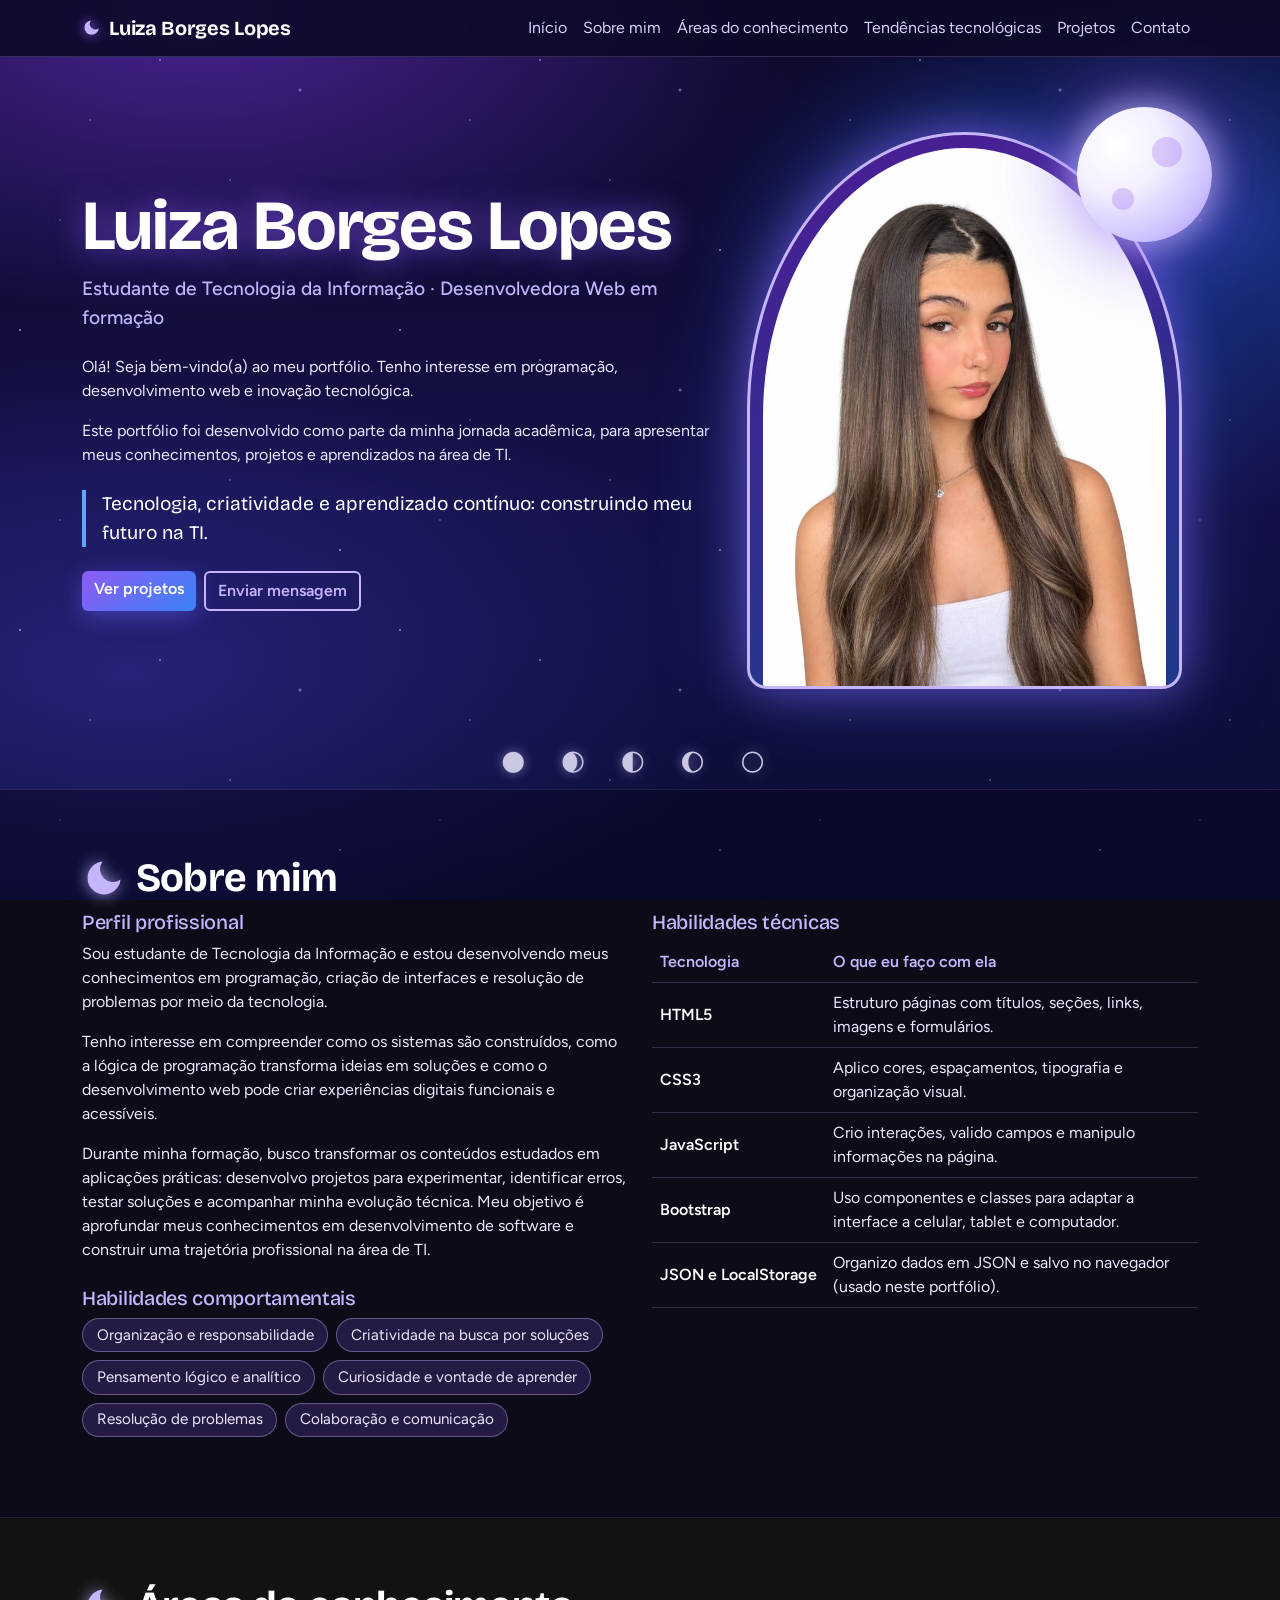
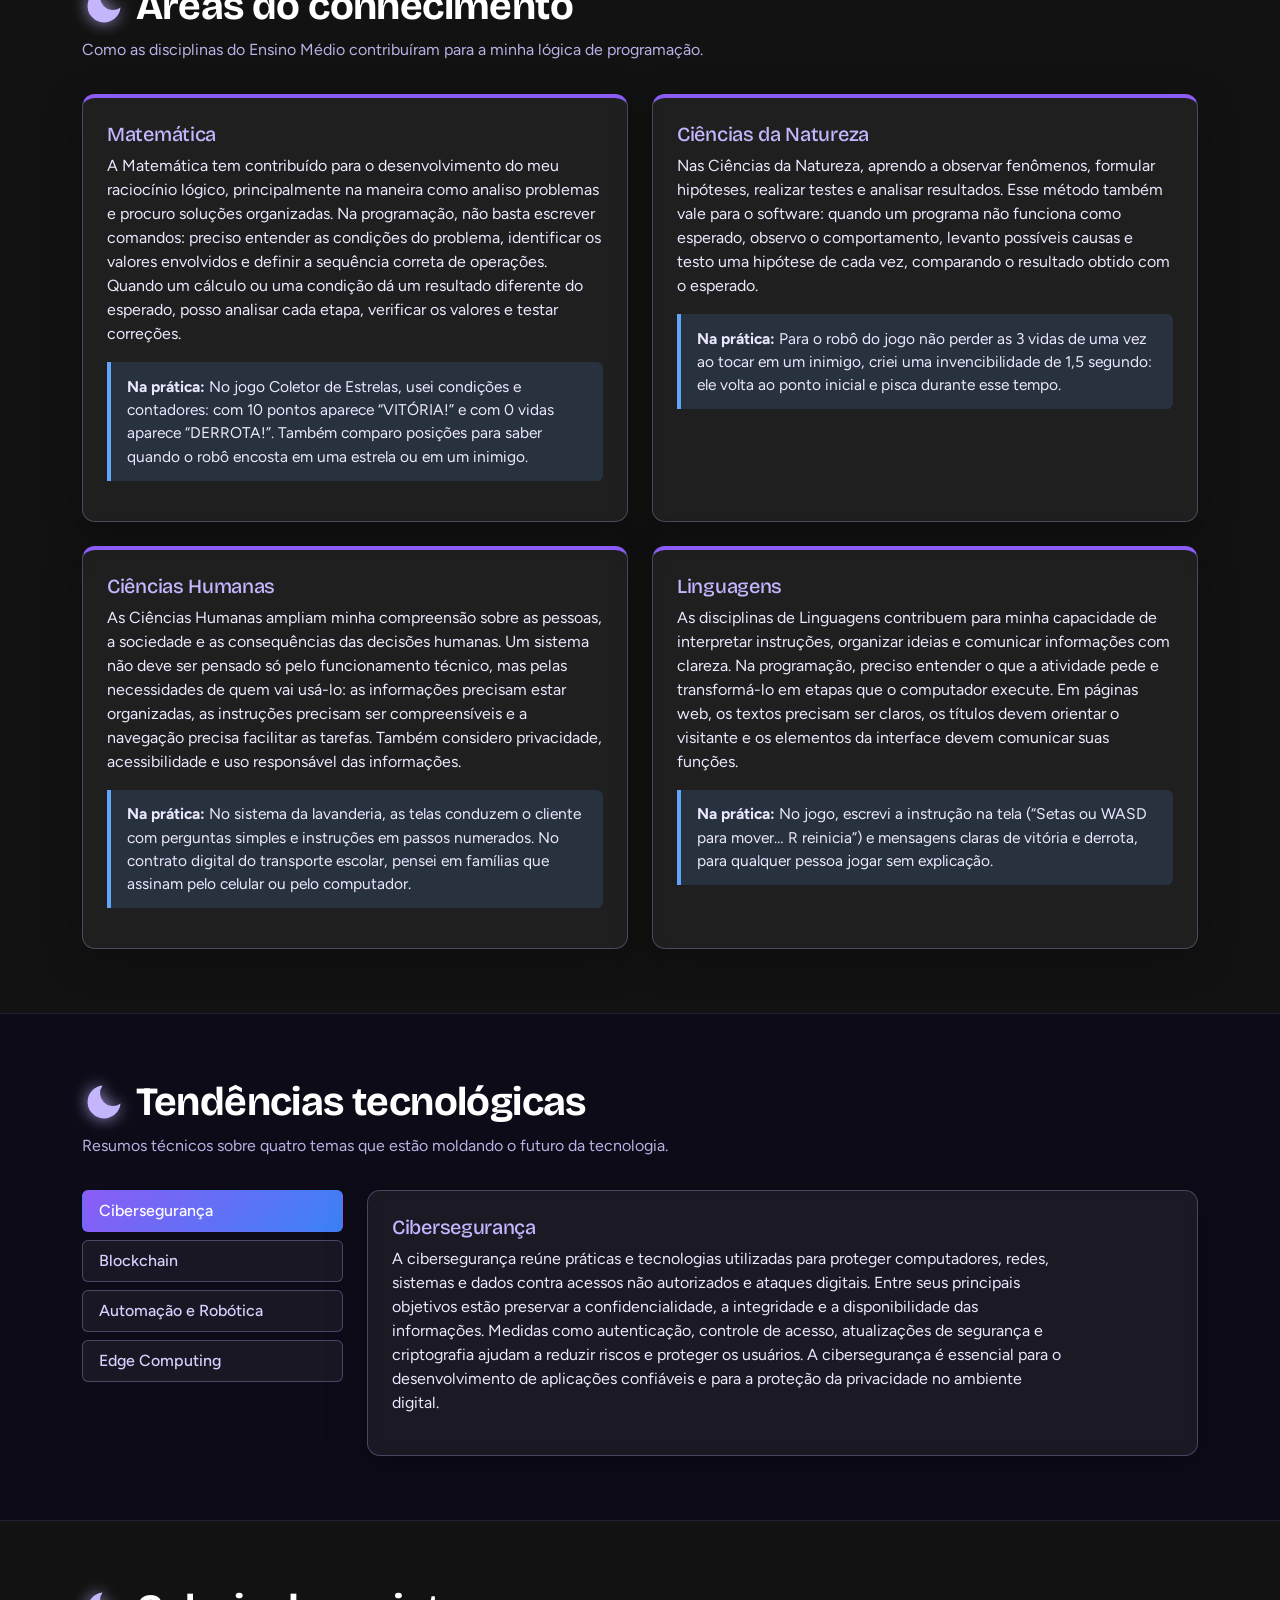
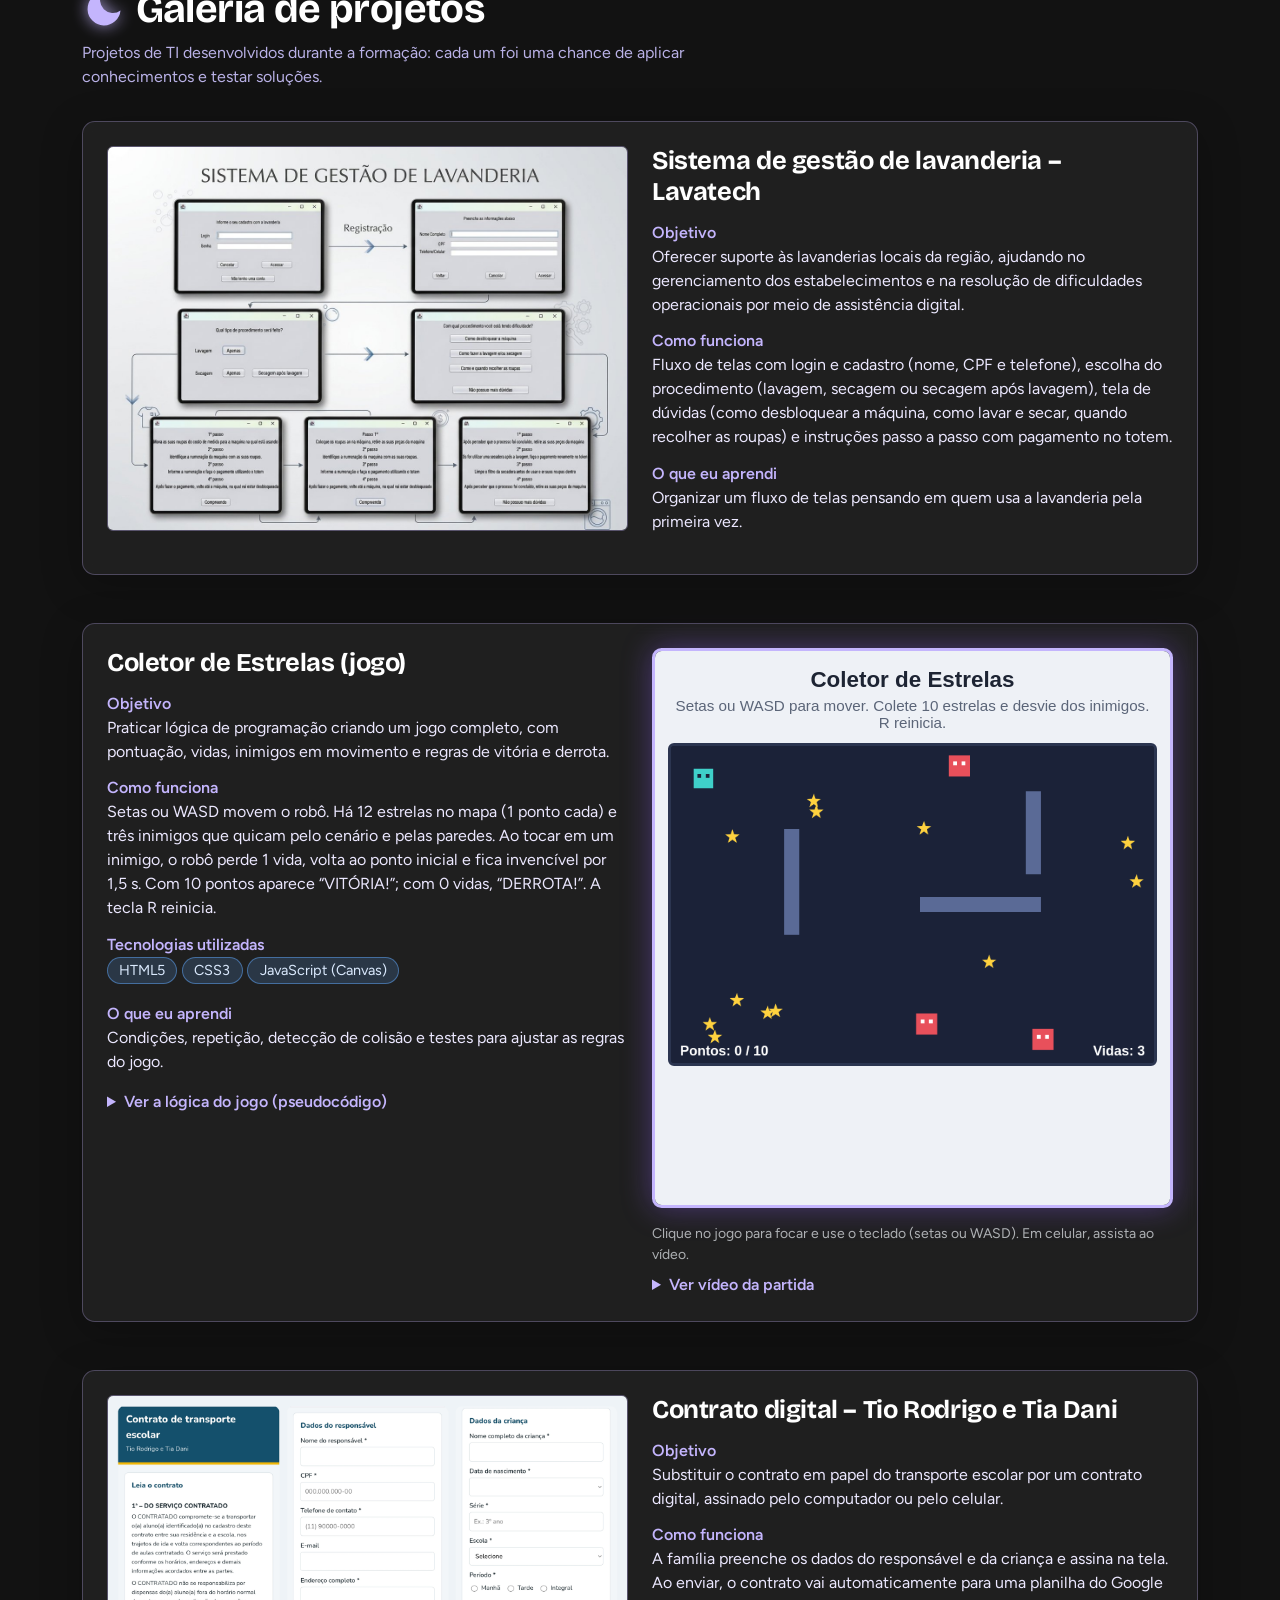
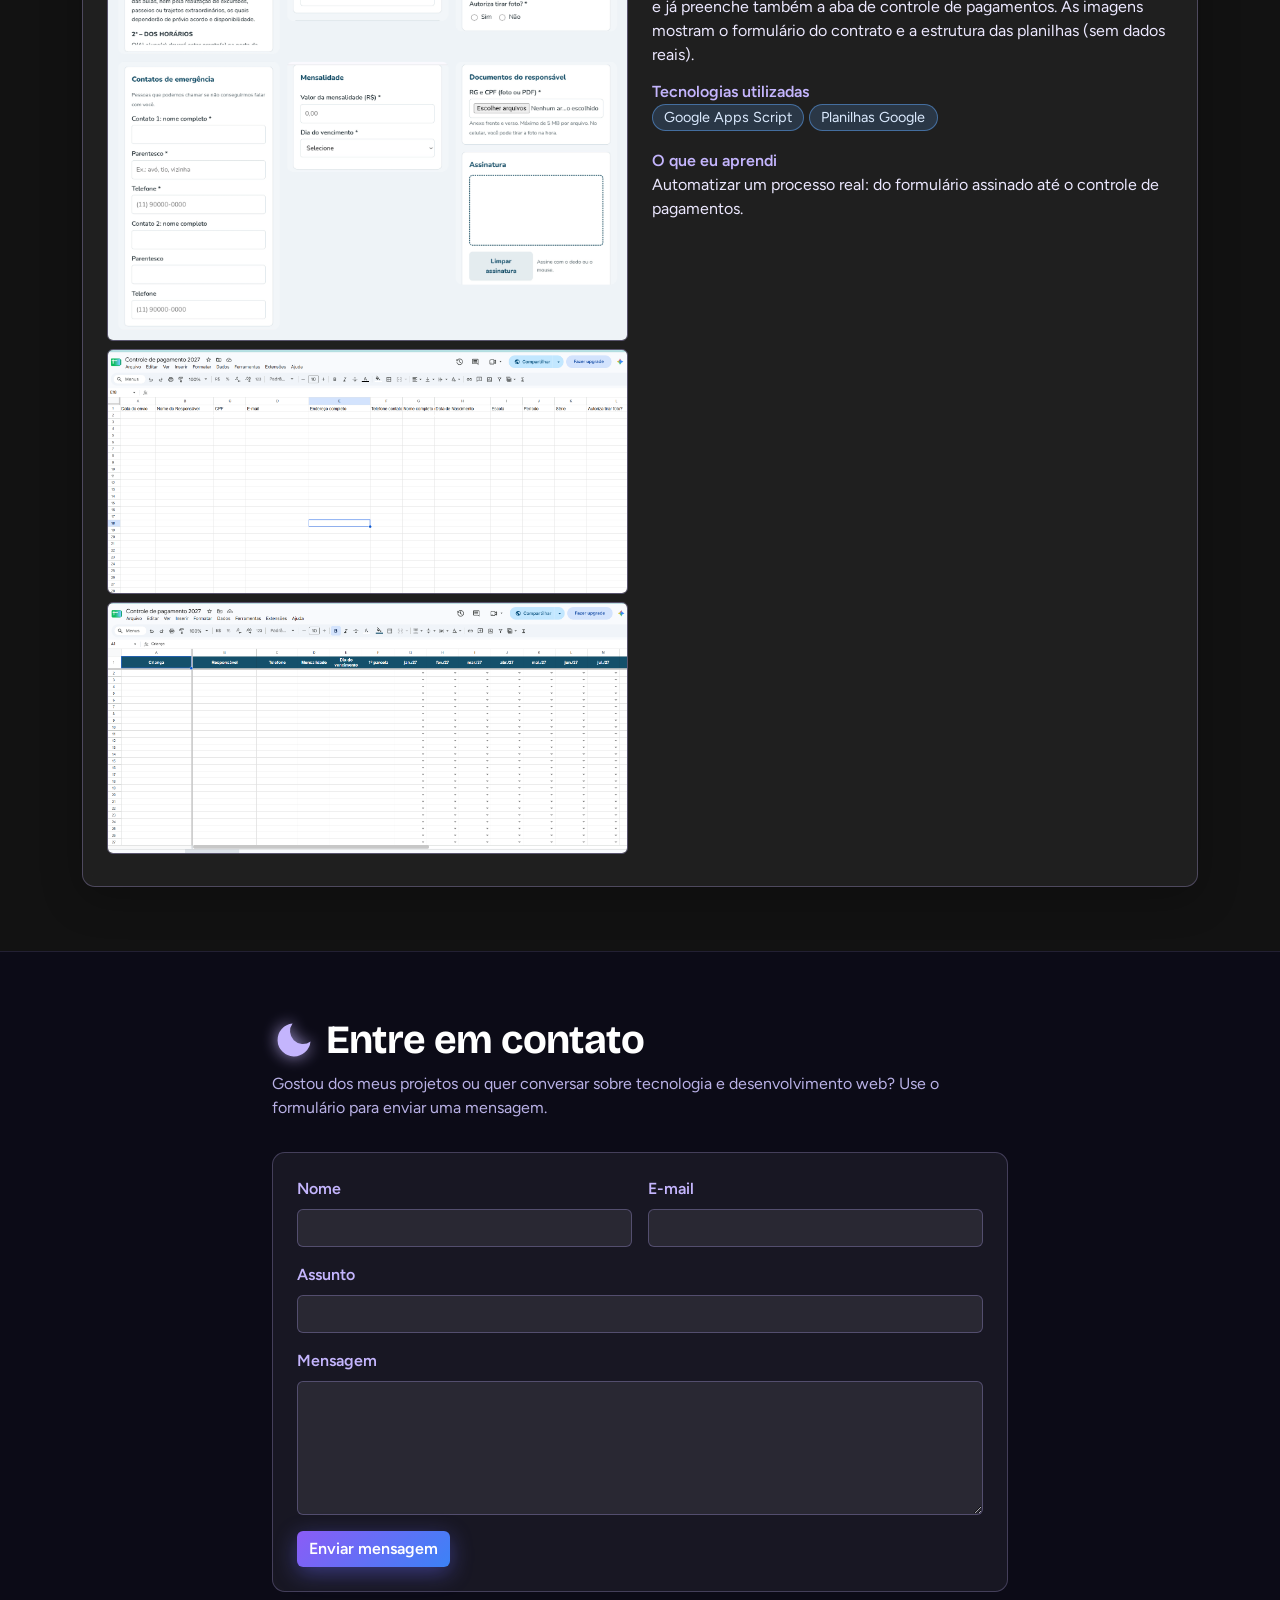
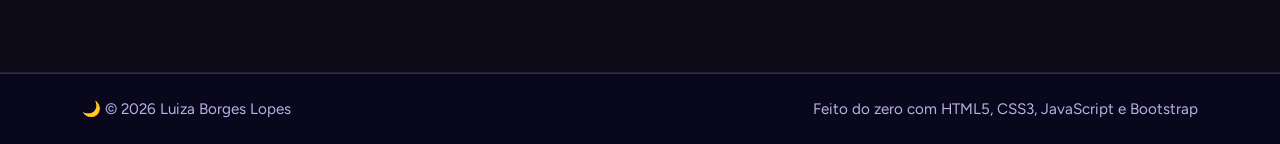
<file: index.html>
<!DOCTYPE html>
<html lang="pt-BR" data-bs-theme="dark">
<head>
  <meta charset="UTF-8">
  <meta name="viewport" content="width=device-width, initial-scale=1">
  <title>Luiza Borges Lopes – Portfólio</title>
  <meta name="description" content="Portfólio de Luiza Borges Lopes, estudante de Tecnologia da Informação.">
  <link href="https://cdn.jsdelivr.net/npm/bootstrap@5.3.3/dist/css/bootstrap.min.css" rel="stylesheet">
  <link href="https://fonts.googleapis.com/css2?family=Bricolage+Grotesque:opsz,wght@12..96,500;12..96,700&family=Figtree:wght@400;500;600&display=swap" rel="stylesheet">
  <link href="css/style.css" rel="stylesheet">
</head>
<body>
<nav class="navbar navbar-expand-md sticky-top" id="topo">
  <div class="container">
    <a class="navbar-brand" href="#inicio"><svg viewBox="0 0 24 24" aria-hidden="true"><path d="M21 12.79A9 9 0 1 1 11.21 3 7 7 0 0 0 21 12.79z"/></svg>Luiza Borges Lopes</a>
    <button class="navbar-toggler" type="button" data-bs-toggle="collapse" data-bs-target="#menu" aria-controls="menu" aria-expanded="false" aria-label="Abrir menu"><span class="navbar-toggler-icon"></span></button>
    <div class="collapse navbar-collapse" id="menu">
      <ul class="navbar-nav ms-auto">
        <li class="nav-item"><a class="nav-link" href="#inicio">Início</a></li>
        <li class="nav-item"><a class="nav-link" href="#sobre">Sobre mim</a></li>
        <li class="nav-item"><a class="nav-link" href="#areas">Áreas do conhecimento</a></li>
        <li class="nav-item"><a class="nav-link" href="#tendencias">Tendências tecnológicas</a></li>
        <li class="nav-item"><a class="nav-link" href="#projetos">Projetos</a></li>
        <li class="nav-item"><a class="nav-link" href="#contato">Contato</a></li>
      </ul>
    </div>
  </div>
</nav>

<main id="site">
  <section id="inicio" class="hero">
    <div class="container">
      <div class="row align-items-center g-4">
        <div class="col-md-7 order-2 order-md-1">
          <h1>Luiza Borges Lopes</h1>
          <p class="lead-role">Estudante de Tecnologia da Informação · Desenvolvedora Web em formação</p>
          <p>Olá! Seja bem-vindo(a) ao meu portfólio. Tenho interesse em programação, desenvolvimento web e inovação tecnológica.</p>
          <p>Este portfólio foi desenvolvido como parte da minha jornada acadêmica, para apresentar meus conhecimentos, projetos e aprendizados na área de TI.</p>
          <p class="lema">Tecnologia, criatividade e aprendizado contínuo: construindo meu futuro na TI.</p>
          <div class="d-flex flex-wrap gap-2 mt-4">
            <a href="#projetos" class="btn btn-ink">Ver projetos</a>
            <a href="#contato" class="btn btn-outline-ink">Enviar mensagem</a>
          </div>
        </div>
        <div class="col-8 col-md-5 order-1 order-md-2 mx-auto">
          <div class="foto-wrap"><span class="lua-grande" aria-hidden="true"></span><div class="foto-arco"><img src="assets/foto-luiza.jpg" alt="Retrato de Luiza Borges Lopes" width="360" height="480"></div></div>
        </div>
      </div>
    </div>
  </section>

  <div class="fases" aria-hidden="true">🌑 🌒 🌓 🌔 🌕</div>

  <section id="sobre" class="bloco bloco-branco">
    <div class="container">
      <h2>Sobre mim</h2>
      <div class="row g-4">
        <div class="col-lg-6">
          <h3>Perfil profissional</h3>
          <p>Sou estudante de Tecnologia da Informação e estou desenvolvendo meus conhecimentos em programação, criação de interfaces e resolução de problemas por meio da tecnologia.</p>
          <p>Tenho interesse em compreender como os sistemas são construídos, como a lógica de programação transforma ideias em soluções e como o desenvolvimento web pode criar experiências digitais funcionais e acessíveis.</p>
          <p>Durante minha formação, busco transformar os conteúdos estudados em aplicações práticas: desenvolvo projetos para experimentar, identificar erros, testar soluções e acompanhar minha evolução técnica. Meu objetivo é aprofundar meus conhecimentos em desenvolvimento de software e construir uma trajetória profissional na área de TI.</p>
          <h3 class="mt-4">Habilidades comportamentais</h3>
          <ul class="chips" id="soft-skills"></ul>
        </div>
        <div class="col-lg-6">
          <h3>Habilidades técnicas</h3>
          <div class="table-responsive">
            <table class="table align-middle tabela-skills">
              <thead><tr><th>Tecnologia</th><th>O que eu faço com ela</th></tr></thead>
              <tbody id="hard-skills"></tbody>
            </table>
          </div>
        </div>
      </div>
    </div>
  </section>

  <section id="areas" class="bloco">
    <div class="container">
      <h2>Áreas do conhecimento</h2>
      <p class="intro">Como as disciplinas do Ensino Médio contribuíram para a minha lógica de programação.</p>
      <div class="row g-4" id="areas-grid"></div>
    </div>
  </section>

  <section id="tendencias" class="bloco bloco-branco">
    <div class="container">
      <h2>Tendências tecnológicas</h2>
      <p class="intro">Resumos técnicos sobre quatro temas que estão moldando o futuro da tecnologia.</p>
      <div class="row g-4">
        <div class="col-md-4 col-lg-3"><div class="nav flex-md-column nav-pills gap-2" id="trend-tabs" role="tablist"></div></div>
        <div class="col-md-8 col-lg-9"><div class="tab-content trend-painel" id="trend-panes"></div></div>
      </div>
    </div>
  </section>

  <section id="projetos" class="bloco">
    <div class="container">
      <h2>Galeria de projetos</h2>
      <p class="intro">Projetos de TI desenvolvidos durante a formação: cada um foi uma chance de aplicar conhecimentos e testar soluções.</p>
      <div id="projetos-lista" class="d-grid gap-5"></div>
    </div>
  </section>

  <section id="contato" class="bloco bloco-branco">
    <div class="container">
      <div class="row justify-content-center">
        <div class="col-lg-8">
          <h2>Entre em contato</h2>
          <p class="intro">Gostou dos meus projetos ou quer conversar sobre tecnologia e desenvolvimento web? Use o formulário para enviar uma mensagem.</p>
          <form id="form-contato" novalidate>
            <div class="row g-3">
              <div class="col-md-6"><label class="form-label" for="c-nome">Nome</label><input class="form-control" id="c-nome" name="nome" required maxlength="80"><div class="invalid-feedback">Informe seu nome.</div></div>
              <div class="col-md-6"><label class="form-label" for="c-email">E-mail</label><input class="form-control" id="c-email" name="email" type="email" required maxlength="120"><div class="invalid-feedback">Informe um e-mail válido.</div></div>
              <div class="col-12"><label class="form-label" for="c-assunto">Assunto</label><input class="form-control" id="c-assunto" name="assunto" required maxlength="100"><div class="invalid-feedback">Informe o assunto.</div></div>
              <div class="col-12"><label class="form-label" for="c-msg">Mensagem</label><textarea class="form-control" id="c-msg" name="mensagem" rows="5" required maxlength="1000"></textarea><div class="invalid-feedback">Escreva sua mensagem.</div></div>
              <div class="col-12"><button class="btn btn-ink" type="submit" id="btn-enviar">Enviar mensagem</button></div>
            </div>
          </form>
          <div id="retorno" class="mt-3" role="status" aria-live="polite"></div>
        </div>
      </div>
    </div>
  </section>
</main>

<footer class="rodape">
  <div class="container d-flex flex-wrap justify-content-between gap-2">
    <span>🌙 © 2026 Luiza Borges Lopes</span>
    <span>Feito do zero com HTML5, CSS3, JavaScript e Bootstrap</span>
  </div>
</footer>

<!-- Painel administrativo oculto: abra com #admin no endereço -->
<section id="admin-area" class="d-none">
  <div class="container py-4">
    <div class="d-flex flex-wrap justify-content-between align-items-center gap-2 mb-3">
      <h2 class="m-0">Painel administrativo</h2>
      <a href="#inicio" class="btn btn-outline-ink btn-sm" id="admin-sair">Sair e voltar ao site</a>
    </div>
    <div id="admin-login" class="d-none card card-body col-md-6">
      <label class="form-label" for="pin">PIN de acesso</label>
      <div class="input-group"><input type="password" class="form-control" id="pin" autocomplete="off"><button class="btn btn-ink" id="pin-ok" type="button">Entrar</button></div>
      <div class="text-danger small mt-2" id="pin-erro"></div>
    </div>
    <div id="admin-painel" class="d-none">
      <div class="d-flex flex-wrap gap-2 mb-3">
        <input type="search" class="form-control w-auto flex-grow-1" id="busca" placeholder="Buscar por nome, e-mail ou assunto" aria-label="Buscar mensagens">
        <button class="btn btn-ink" id="btn-nova" type="button">Nova mensagem</button>
        <button class="btn btn-outline-ink" id="btn-reset" type="button">Restaurar 20 registros de teste</button>
      </div>
      <p class="small text-muted" id="contagem"></p>
      <div class="table-responsive">
        <table class="table table-hover align-middle tabela-admin">
          <thead><tr><th>Data</th><th>Nome</th><th>E-mail</th><th>Assunto</th><th>Mensagem</th><th>Envio</th><th class="text-end">Ações</th></tr></thead>
          <tbody id="admin-linhas"></tbody>
        </table>
      </div>
    </div>
  </div>
</section>

<div class="modal fade" id="modal-msg" tabindex="-1" aria-labelledby="modal-titulo" aria-hidden="true">
  <div class="modal-dialog modal-dialog-scrollable"><div class="modal-content">
    <form id="form-admin" novalidate>
      <div class="modal-header"><h5 class="modal-title" id="modal-titulo">Mensagem</h5><button type="button" class="btn-close" data-bs-dismiss="modal" aria-label="Fechar"></button></div>
      <div class="modal-body">
        <input type="hidden" id="a-id">
        <div class="mb-3"><label class="form-label" for="a-nome">Nome</label><input class="form-control" id="a-nome" required></div>
        <div class="mb-3"><label class="form-label" for="a-email">E-mail</label><input class="form-control" id="a-email" type="email" required></div>
        <div class="mb-3"><label class="form-label" for="a-assunto">Assunto</label><input class="form-control" id="a-assunto" required></div>
        <div class="mb-3"><label class="form-label" for="a-msg">Mensagem</label><textarea class="form-control" id="a-msg" rows="4" required></textarea></div>
        <div><label class="form-label" for="a-envio">Status do envio</label>
          <select class="form-select" id="a-envio"><option value="enviado">Enviado</option><option value="falhou">Falhou</option><option value="pendente">Pendente</option><option value="nao_configurado">Automação não configurada</option></select></div>
      </div>
      <div class="modal-footer"><button type="button" class="btn btn-outline-ink" data-bs-dismiss="modal">Cancelar</button><button class="btn btn-ink" type="submit">Salvar</button></div>
    </form>
  </div></div>
</div>

<script src="https://cdn.jsdelivr.net/npm/bootstrap@5.3.3/dist/js/bootstrap.bundle.min.js"></script>
<script src="js/data.js"></script>
<script src="js/app.js"></script>
</body>
</html>
</file>
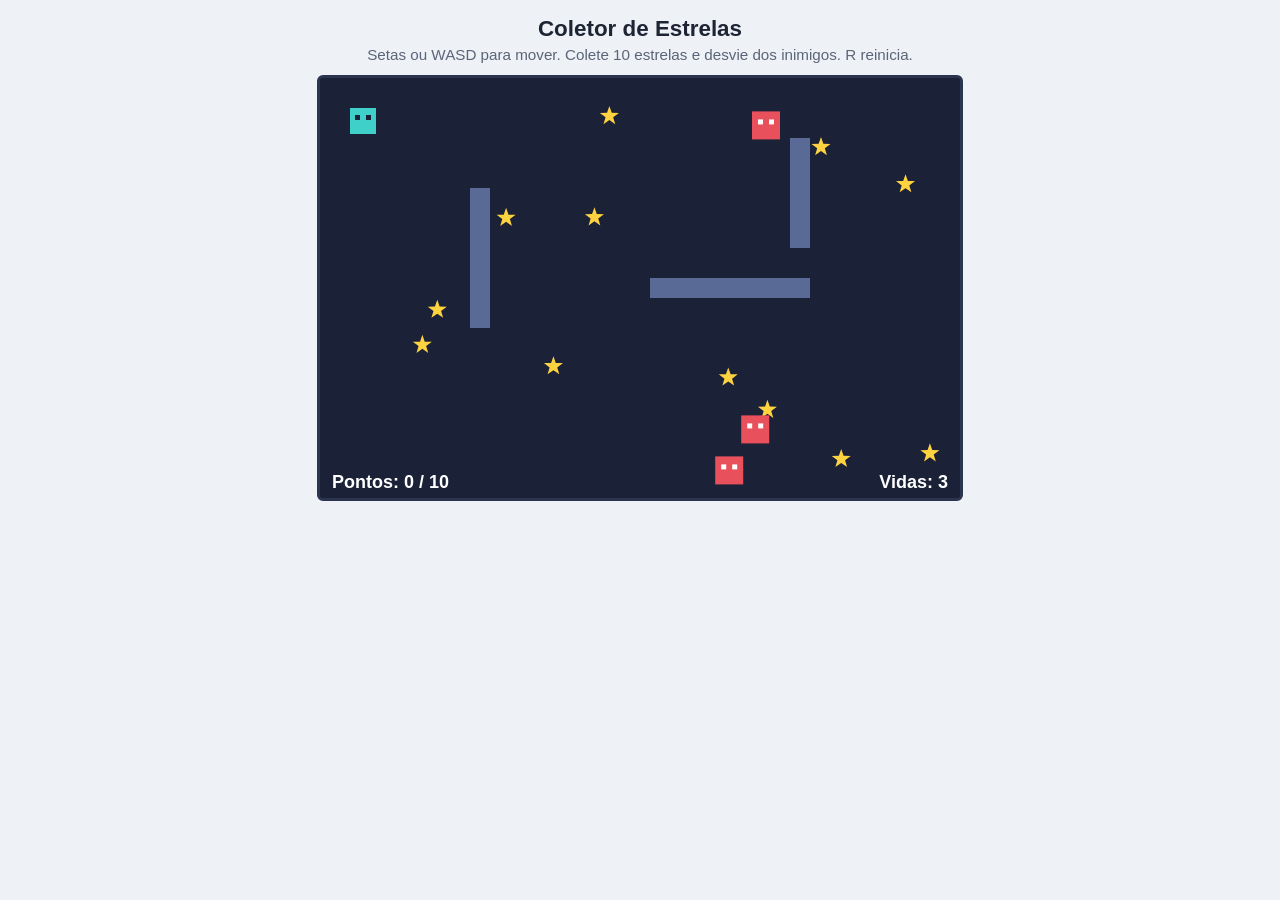
<file: jogo/coletor-estrelas.html>
<!DOCTYPE html>
<html lang="pt-BR">
<head>
<meta charset="utf-8">
<meta name="viewport" content="width=device-width, initial-scale=1, viewport-fit=cover">
<title>Coletor de Estrelas</title>
<style>
:root{--bg:#eef1f6;--fg:#1d2433;--muted:#5b6578;box-sizing:border-box;padding-top:env(safe-area-inset-top,0px);padding-bottom:env(safe-area-inset-bottom,0px)}
@media (prefers-color-scheme:dark){:root:not([data-theme="light"]){--bg:#141a26;--fg:#e8ecf4;--muted:#9aa5ba}}
:root[data-theme="dark"]{--bg:#141a26;--fg:#e8ecf4;--muted:#9aa5ba}
html,body{margin:0;background:var(--bg);color:var(--fg);font-family:"Trebuchet MS",Verdana,sans-serif}
body{display:flex;flex-direction:column;align-items:center;padding:16px}
h1{font-size:1.4rem;margin:0 0 4px}
p{margin:0 0 12px;color:var(--muted);font-size:.95rem;text-align:center}
canvas{max-width:100%;height:auto;border-radius:6px;border:3px solid #2b3550;background:#1b2238;touch-action:none}
</style>
</head>
<body>
<h1>Coletor de Estrelas</h1>
<p>Setas ou WASD para mover. Colete 10 estrelas e desvie dos inimigos. R reinicia.</p>
<canvas id="c" width="640" height="420"></canvas>
<script>
const cv=document.getElementById('c'),ctx=cv.getContext('2d');
const W=640,H=420,META=10;
// Variáveis do jogo
let Pontos,Vidas,JogoAtivo,Invencivel,msg,jogador,estrelas,inimigos,tInv;
const paredes=[{x:150,y:110,w:20,h:140},{x:330,y:200,w:160,h:20},{x:470,y:60,w:20,h:110}];
const teclas={};
function colide(a,b){return a.x<b.x+b.w&&a.x+a.w>b.x&&a.y<b.y+b.h&&a.y+a.h>b.y}
function livre(o){return !paredes.some(p=>colide(o,p))}
function iniciar(){ // Ao iniciar o layout
  Pontos=0;Vidas=3;JogoAtivo=true;Invencivel=false;tInv=0;msg='';
  jogador={x:30,y:30,w:26,h:26,v:3.2};
  estrelas=[];
  while(estrelas.length<12){
    const e={x:20+Math.random()*(W-50),y:20+Math.random()*(H-50),w:18,h:18};
    if(livre(e)&&Math.hypot(e.x-30,e.y-30)>80)estrelas.push(e);
  }
  inimigos=[{x:250,y:300,w:28,h:28,dx:2.2,dy:1.6},{x:540,y:300,w:28,h:28,dx:-1.8,dy:2.2},{x:300,y:60,w:28,h:28,dx:2,dy:-1.4}];
}
function mover(o,dx,dy){
  o.x+=dx;if(!livre(o)||o.x<0||o.x+o.w>W)o.x-=dx;
  o.y+=dy;if(!livre(o)||o.y<0||o.y+o.h>H)o.y-=dy;
}
function atualizar(){
  if(!JogoAtivo)return;
  let dx=0,dy=0;
  if(teclas.ArrowLeft||teclas.a)dx-=1;if(teclas.ArrowRight||teclas.d)dx+=1;
  if(teclas.ArrowUp||teclas.w)dy-=1;if(teclas.ArrowDown||teclas.s)dy+=1;
  if(dx&&dy){dx*=.707;dy*=.707}
  mover(jogador,dx*jogador.v,dy*jogador.v);
  inimigos.forEach(i=>{ // inimigo quica nas paredes (Bounce off solids)
    i.x+=i.dx;if(!livre(i)||i.x<0||i.x+i.w>W){i.x-=i.dx;i.dx*=-1}
    i.y+=i.dy;if(!livre(i)||i.y<0||i.y+i.h>H){i.y-=i.dy;i.dy*=-1}
  });
  // Jogador colide com Estrela: destrói e soma ponto
  estrelas=estrelas.filter(e=>{if(colide(jogador,e)){Pontos++;return false}return true});
  // Jogador colide com Inimigo: perde 1 vida (com invencibilidade)
  if(!Invencivel&&inimigos.some(i=>colide(jogador,i))){
    Vidas--;Invencivel=true;tInv=90;jogador.x=30;jogador.y=30;
  }
  if(Invencivel&&--tInv<=0)Invencivel=false;
  if(Pontos>=META){msg='VITÓRIA!';JogoAtivo=false}
  else if(Vidas<=0){msg='DERROTA!';JogoAtivo=false}
}
function desenhar(){
  ctx.fillStyle='#1b2238';ctx.fillRect(0,0,W,H);
  ctx.fillStyle='#5a6a96';paredes.forEach(p=>ctx.fillRect(p.x,p.y,p.w,p.h));
  ctx.fillStyle='#ffd23f';
  estrelas.forEach(e=>{ctx.beginPath();for(let k=0;k<10;k++){const r=k%2?4:10,a=-Math.PI/2+k*Math.PI/5;ctx.lineTo(e.x+9+r*Math.cos(a),e.y+9+r*Math.sin(a))}ctx.closePath();ctx.fill()});
  ctx.fillStyle='#e8505b';inimigos.forEach(i=>{ctx.fillRect(i.x,i.y,i.w,i.h);ctx.fillStyle='#fff';ctx.fillRect(i.x+6,i.y+8,5,5);ctx.fillRect(i.x+17,i.y+8,5,5);ctx.fillStyle='#e8505b'});
  if(!Invencivel||Math.floor(tInv/6)%2===0){ctx.fillStyle='#3fd0c9';ctx.fillRect(jogador.x,jogador.y,jogador.w,jogador.h);ctx.fillStyle='#1b2238';ctx.fillRect(jogador.x+5,jogador.y+7,5,5);ctx.fillRect(jogador.x+16,jogador.y+7,5,5)}
  ctx.fillStyle='#fff';ctx.font='bold 18px Trebuchet MS, sans-serif';ctx.textAlign='left';
  ctx.fillText('Pontos: '+Pontos+' / '+META,12,H-10);
  ctx.textAlign='right';ctx.fillText('Vidas: '+Vidas,W-12,H-10);
  if(msg){
    ctx.fillStyle='rgba(10,14,26,.78)';ctx.fillRect(0,0,W,H);
    ctx.textAlign='center';ctx.fillStyle=msg==='VITÓRIA!'?'#ffd23f':'#e8505b';
    ctx.font='bold 54px Trebuchet MS, sans-serif';ctx.fillText(msg,W/2,H/2);
    ctx.fillStyle='#fff';ctx.font='20px Trebuchet MS, sans-serif';ctx.fillText('Aperte R para jogar de novo',W/2,H/2+40);
  }
}
addEventListener('keydown',e=>{
  const k=e.key.length===1?e.key.toLowerCase():e.key;teclas[k]=true;
  if(k==='r')iniciar();
  if(k.startsWith('Arrow'))e.preventDefault();
});
addEventListener('keyup',e=>{teclas[e.key.length===1?e.key.toLowerCase():e.key]=false});
function loop(){atualizar();desenhar();requestAnimationFrame(loop)}
iniciar();loop();
</script>
</body>
</html>
</file>
<file: css/style.css>
:root{
  --noite:#0d0827; --noite2:#161350; --violeta:#8b5cf6; --lilas:#c4b5fd; --azul:#60a5fa; --azul-forte:#3b82f6; --lua:#f3efff;
  --bs-body-font-family:'Figtree',system-ui,sans-serif; --bs-body-color:#ece8ff; --bs-body-bg:var(--noite);
  --bs-link-color:#93c5fd; --bs-link-hover-color:#fff; --bs-border-color:rgba(196,181,253,.25);
}
html{scroll-behavior:smooth;scroll-padding-top:4.5rem}
@media (prefers-reduced-motion:reduce){html{scroll-behavior:auto}}
body{
  background:
    radial-gradient(ellipse 70% 50% at 15% 0%,rgba(124,58,237,.55),transparent 70%),
    radial-gradient(ellipse 60% 45% at 95% 25%,rgba(37,99,235,.45),transparent 70%),
    radial-gradient(ellipse 70% 50% at 10% 75%,rgba(79,70,229,.35),transparent 70%),
    linear-gradient(#0d0827,#141148 55%,#0a0d33);
  background-attachment:fixed;color:var(--bs-body-color);position:relative;
}
/* céu estrelado */
body::before{content:"";position:fixed;inset:0;z-index:0;pointer-events:none;opacity:.8;
  background-image:
    radial-gradient(1.5px 1.5px at 20px 30px,#fff,transparent),radial-gradient(1px 1px at 90px 120px,#dbeafe,transparent),
    radial-gradient(1.5px 1.5px at 160px 60px,#ddd6fe,transparent),radial-gradient(1px 1px at 230px 180px,#fff,transparent),
    radial-gradient(2px 2px at 300px 90px,#c4b5fd,transparent),radial-gradient(1px 1px at 60px 220px,#bfdbfe,transparent),
    radial-gradient(1.5px 1.5px at 340px 250px,#fff,transparent);
  background-size:380px 300px}
main,footer,nav,#admin-area{position:relative;z-index:1}
h1,h2,h3,.navbar-brand{font-family:'Bricolage Grotesque',system-ui,sans-serif;letter-spacing:-.015em}
h1{font-size:clamp(2.5rem,7vw,4.4rem);line-height:1;font-weight:700;color:#fff;text-shadow:0 0 30px rgba(139,92,246,.7)}
h2{font-size:clamp(1.8rem,4vw,2.5rem);font-weight:700;margin-bottom:.5rem;color:#fff;display:flex;align-items:center;gap:.6rem}
h2::before{content:"";flex:none;width:1.1em;height:1.1em;
  background:url("data:image/svg+xml,%3Csvg xmlns='http://www.w3.org/2000/svg' viewBox='0 0 24 24' fill='%23c4b5fd'%3E%3Cpath d='M21 12.79A9 9 0 1 1 11.21 3 7 7 0 0 0 21 12.79z'/%3E%3C/svg%3E") center/contain no-repeat;
  filter:drop-shadow(0 0 8px rgba(196,181,253,.8))}
#admin-area h2::before{display:none}
h3{font-size:1.25rem;font-weight:500;color:var(--lilas)}
p{max-width:68ch}
.navbar{background:rgba(13,8,39,.88);backdrop-filter:blur(8px);border-bottom:1px solid rgba(196,181,253,.2)}
.navbar .navbar-brand{color:#fff;font-weight:700;display:flex;align-items:center;gap:.5rem}
.navbar .navbar-brand svg{width:1.2rem;height:1.2rem;fill:var(--lilas);filter:drop-shadow(0 0 6px var(--violeta))}
.navbar .nav-link{color:#d8d0ff}
.navbar .nav-link:hover,.navbar .nav-link:focus{color:#fff;text-shadow:0 0 12px var(--azul)}
.navbar-toggler{border-color:var(--lilas)}
.navbar-toggler-icon{filter:invert(1)}
.btn-ink{background:linear-gradient(135deg,var(--violeta),var(--azul-forte));color:#fff;border:0;font-weight:600;box-shadow:0 6px 22px rgba(99,102,241,.45)}
.btn-ink:hover,.btn-ink:focus{color:#fff;filter:brightness(1.12)}
.btn-outline-ink{border:2px solid var(--lilas);color:var(--lilas);background:transparent;font-weight:600}
.btn-outline-ink:hover,.btn-outline-ink:focus{background:var(--lilas);color:var(--noite)}
:focus-visible{outline:3px solid var(--azul);outline-offset:2px}
.hero{padding:3.5rem 0 3rem}
.lead-role{font-size:1.2rem;color:var(--lilas);font-weight:500;margin:.9rem 0 1.4rem}
.lema{font-family:'Bricolage Grotesque',sans-serif;font-size:1.2rem;border-left:4px solid var(--azul);padding-left:1rem;margin-top:1.4rem;color:#fff}
.foto-wrap{position:relative;padding:1.2rem 1rem 0 0}
.foto-arco{background:linear-gradient(160deg,#4c1d95,#1e3a8a);border:3px solid var(--lilas);border-radius:50% 50% 1.25rem 1.25rem;padding:.8rem .8rem 0;overflow:hidden;
  box-shadow:0 0 45px rgba(139,92,246,.6),0 0 90px rgba(59,130,246,.35)}
.foto-arco img{width:100%;height:auto;display:block;border-radius:50% 50% 0 0;background:#fff}
.lua-grande{position:absolute;top:-6px;right:-14px;width:30%;aspect-ratio:1;border-radius:50%;z-index:2;
  background:radial-gradient(circle at 28% 28%,#fff,var(--lua) 35%,#cfc3ff 70%,#a78bfa);
  box-shadow:0 0 30px 8px rgba(196,181,253,.6),0 0 80px 20px rgba(139,92,246,.4)}
.lua-grande::before,.lua-grande::after{content:"";position:absolute;border-radius:50%;background:rgba(124,58,237,.22)}
.lua-grande::before{width:22%;height:22%;left:56%;top:22%}
.lua-grande::after{width:16%;height:16%;left:26%;top:60%}
.fases{text-align:center;font-size:1.5rem;letter-spacing:.9rem;opacity:.85;padding:.5rem 0;filter:drop-shadow(0 0 6px rgba(196,181,253,.6));user-select:none}
.bloco{padding:4rem 0}
.bloco-branco{background:rgba(8,5,32,.45);border-block:1px solid rgba(196,181,253,.12)}
.intro{color:#b9b1e6;margin-bottom:2rem}
.chips{list-style:none;padding:0;display:flex;flex-wrap:wrap;gap:.5rem}
.chips li{background:rgba(139,92,246,.2);border:1px solid rgba(196,181,253,.4);border-radius:2rem;padding:.3rem .85rem;font-size:.95rem}
.tabela-skills{--bs-table-bg:transparent;--bs-table-color:#ece8ff;--bs-table-border-color:rgba(196,181,253,.2)}
.tabela-skills th{color:var(--lilas);font-weight:600}
.tabela-skills td:first-child{font-weight:600;white-space:nowrap;color:#fff}
.area,.projeto,.trend-painel{background:rgba(255,255,255,.06);border:1px solid rgba(196,181,253,.28);border-radius:.8rem;backdrop-filter:blur(6px);box-shadow:0 10px 40px rgba(0,0,0,.25)}
.area{padding:1.5rem;border-top:4px solid var(--violeta)}
.area:nth-child(even){border-top-color:var(--azul)}
.vivencia{background:rgba(96,165,250,.14);border-left:4px solid var(--azul);padding:.8rem 1rem;border-radius:0 .4rem .4rem 0;font-size:.97rem}
.nav-pills .nav-link{color:#d8d0ff;text-align:left;border:1px solid rgba(196,181,253,.3);background:rgba(255,255,255,.05);font-weight:500}
.nav-pills .nav-link:hover{background:rgba(139,92,246,.25)}
.nav-pills .nav-link.active{background:linear-gradient(135deg,var(--violeta),var(--azul-forte));color:#fff;border-color:transparent}
.trend-painel{padding:1.5rem;min-height:15rem}
.projeto{padding:1.5rem}
.projeto h3{font-size:1.6rem;font-weight:700;color:#fff}
.projeto dt{color:var(--lilas);font-weight:600;margin-top:.8rem}
.projeto dd{margin:0}
.projeto video,.projeto img{border:1px solid rgba(196,181,253,.35)}
.tec{display:inline-block;background:rgba(96,165,250,.18);border:1px solid rgba(96,165,250,.5);color:#dbeafe;border-radius:2rem;padding:.1rem .7rem;margin:0 .3rem .3rem 0;font-size:.9rem}
.jogo-frame{width:100%;height:560px;border:3px solid var(--lilas);border-radius:.6rem;background:#141a26;box-shadow:0 0 30px rgba(139,92,246,.4)}
@media (max-width:575px){.jogo-frame{height:430px}}
.logica{background:#0a0620;color:#e8ecf4;border:1px solid rgba(196,181,253,.3);border-radius:.4rem;padding:1rem;font-size:.85rem;overflow:auto;margin-top:.5rem}
summary{cursor:pointer;font-weight:600;color:var(--lilas)}
.form-control,.form-select{background-color:rgba(255,255,255,.08);border-color:rgba(196,181,253,.35);color:#fff}
.form-control:focus,.form-select:focus{background-color:rgba(255,255,255,.12);border-color:var(--azul);box-shadow:0 0 0 .2rem rgba(96,165,250,.3);color:#fff}
.form-label{font-weight:600;color:var(--lilas)}
#form-contato{background:rgba(255,255,255,.05);border:1px solid rgba(196,181,253,.25);border-radius:.8rem;padding:1.5rem}
.rodape{background:rgba(8,5,32,.8);color:#b9b1e6;padding:1.5rem 0;font-size:.95rem;border-top:1px solid rgba(196,181,253,.2)}
.tabela-admin{--bs-table-bg:transparent;--bs-table-color:#ece8ff}
.tabela-admin td{max-width:16rem;overflow:hidden;text-overflow:ellipsis;white-space:nowrap}
.envio-enviado{color:#6ee7b7}.envio-falhou{color:#fca5a5}.envio-pendente,.envio-nao_configurado{color:#fde68a}
#admin-area{min-height:100vh;background:rgba(8,5,32,.55)}
.modal-content{background:#1a1550;border:1px solid rgba(196,181,253,.35)}
</file>
